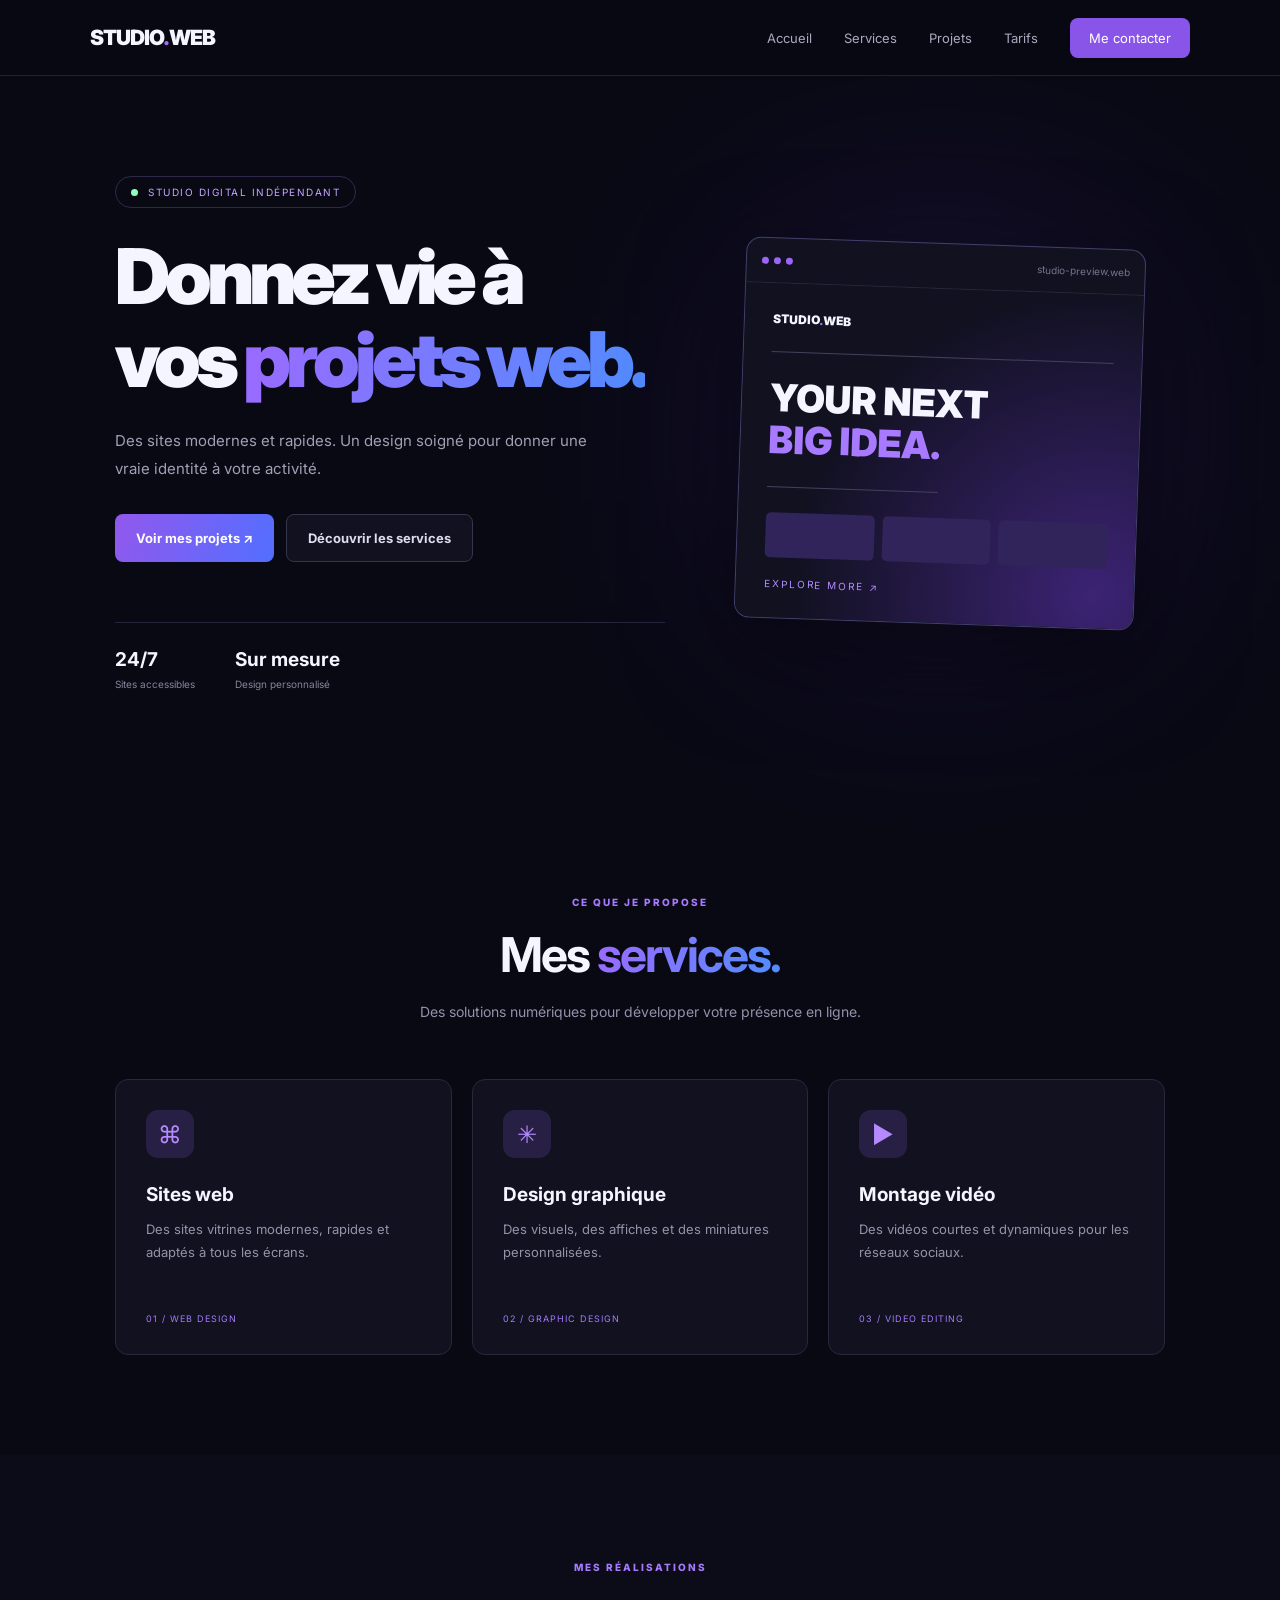
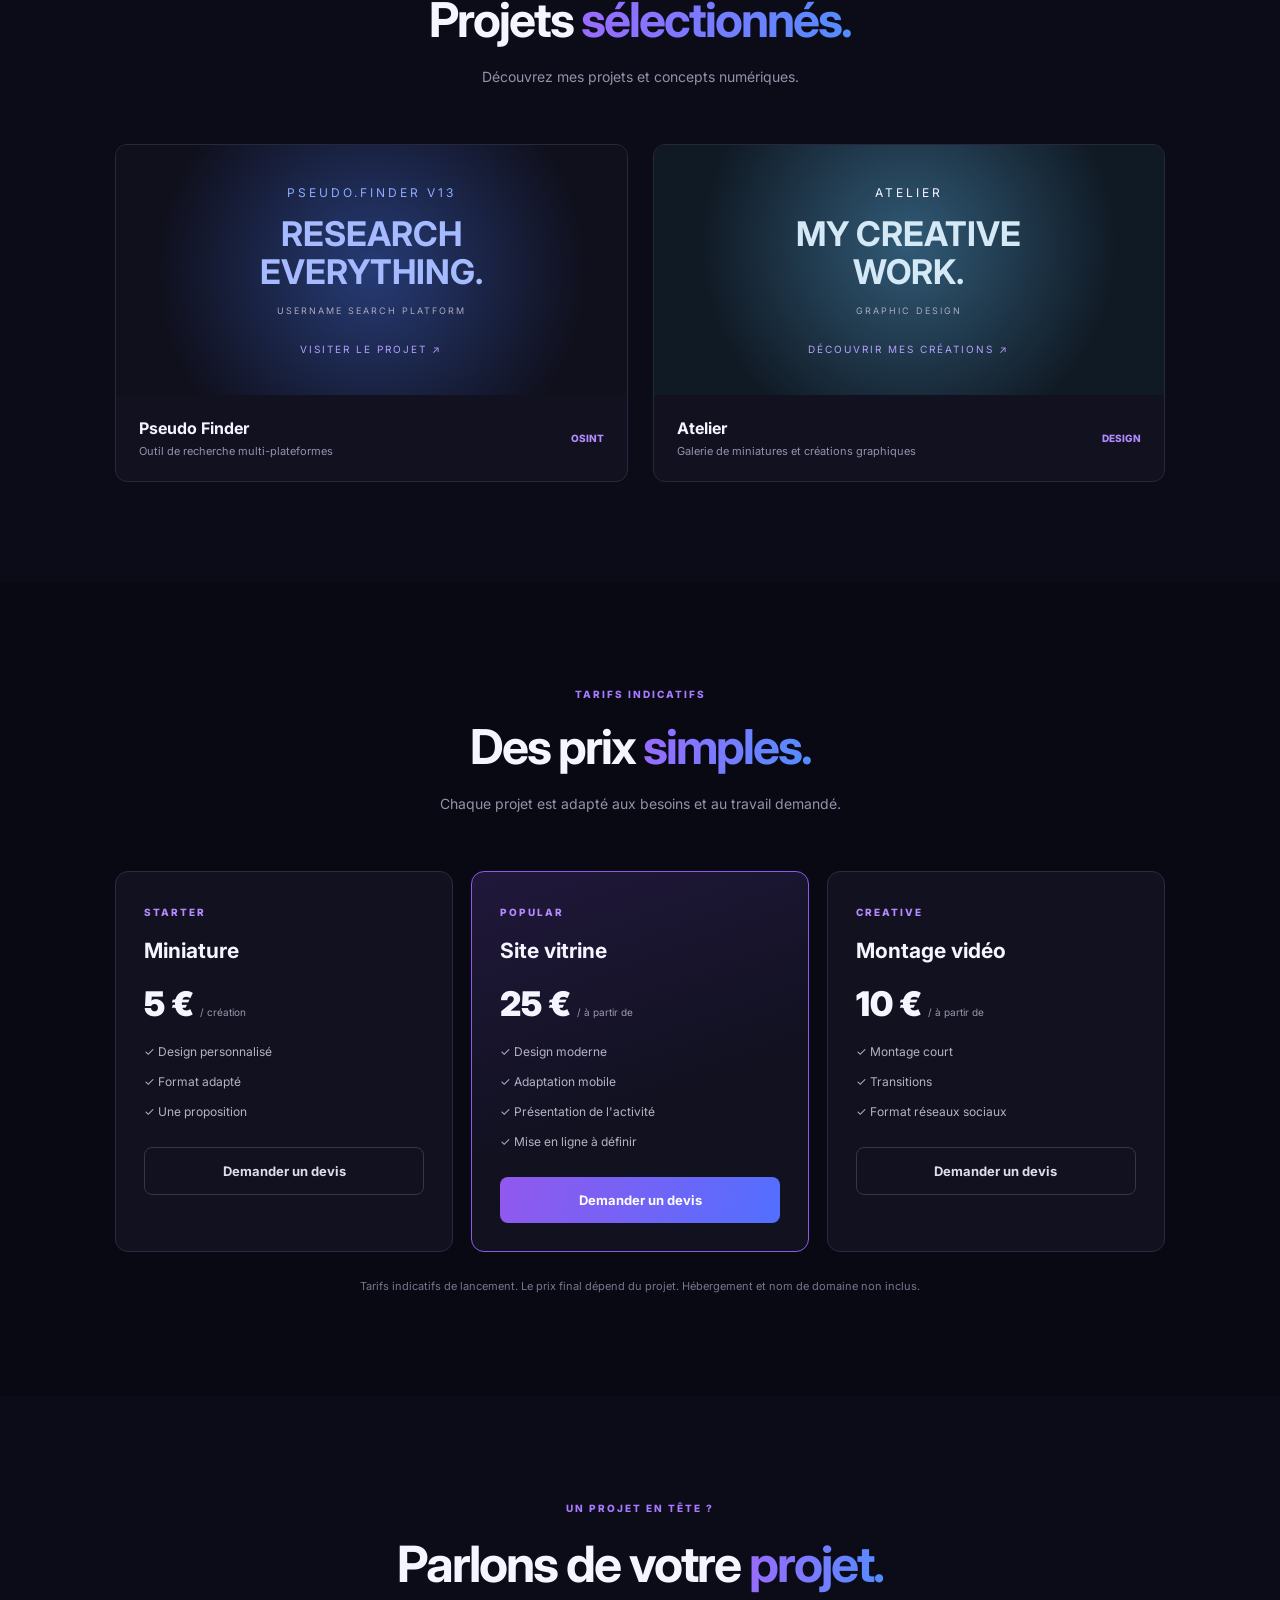
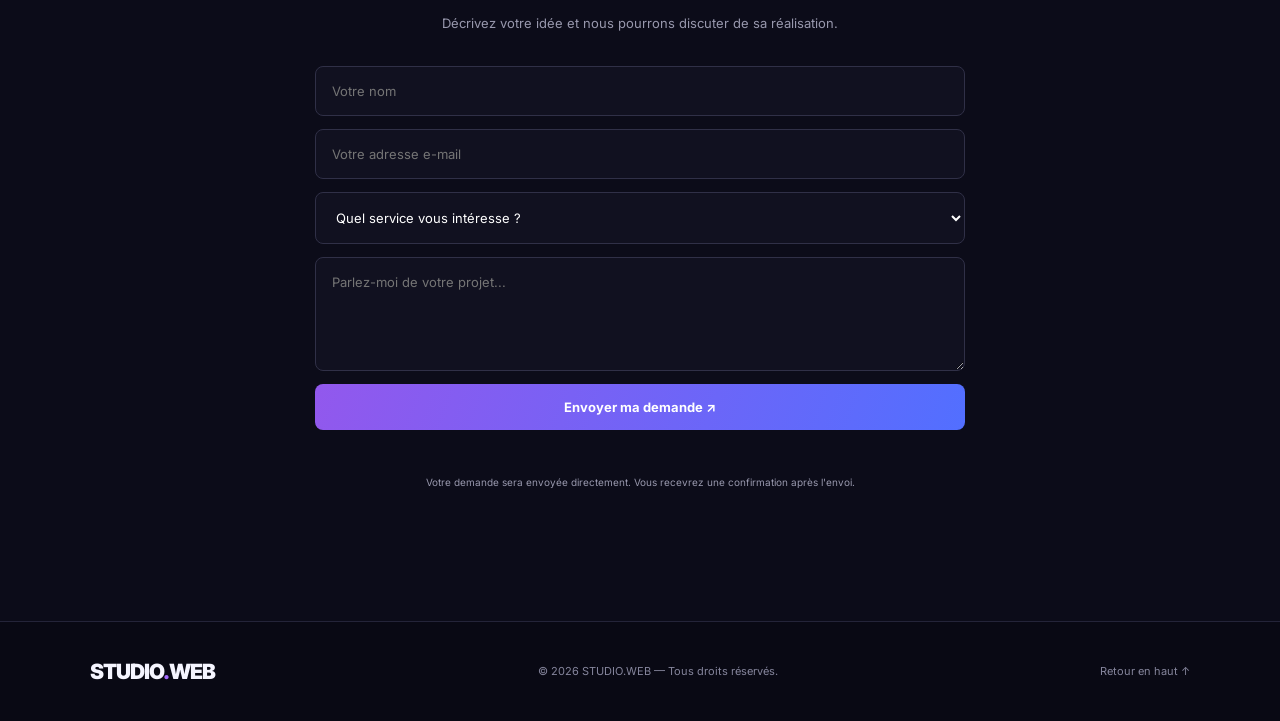
<file: index.html>
<!DOCTYPE html>
<html lang="fr">
<head>
  <meta name="description" content="STUDIO.WEB crée des sites web modernes, des miniatures YouTube et des montages vidéo à petits prix. Découvrez nos réalisations et nos services.">
  <meta name="keywords" content="création site web, site internet, miniature YouTube, montage vidéo, design graphique">
  <meta name="robots" content="index, follow">
  <meta name="google-site-verification" content="aRC22LHuIQQwjjErViyuX6aOVtV9DqyAfYLVmuq_AL8" />
  <meta charset="UTF-8">
  <meta name="viewport" content="width=device-width, initial-scale=1.0">
  <meta name="theme-color" content="#090914">
  <meta name="description" content="STUDIO.WEB - Création de sites web, design et solutions numériques.">
  <title>STUDIO.WEB — Création digitale</title>
  <link rel="stylesheet" href="style.css">
  <link rel="preconnect" href="https://fonts.googleapis.com">
  <link rel="preconnect" href="https://fonts.gstatic.com" crossorigin>
  <link href="https://fonts.googleapis.com/css2?family=Inter:wght@400;500;600;700;800;900&display=swap" rel="stylesheet">
</head>

<body>

<header class="header">
  <a href="#accueil" class="logo">STUDIO<span>.</span>WEB</a>
  <button class="menu-toggle" id="menuToggle" aria-label="Ouvrir le menu">☰</button>

  <nav id="navigation">
    <a href="#accueil">Accueil</a>
    <a href="#services">Services</a>
    <a href="#projets">Projets</a>
    <a href="#tarifs">Tarifs</a>
    <a href="#contact" class="nav-button">Me contacter</a>
  </nav>
</header>

<main>

<section class="hero" id="accueil">
  <div class="hero-content">
    <div class="status"><span></span> STUDIO DIGITAL INDÉPENDANT</div>

    <h1>Donnez vie à<br>vos <span>projets web.</span></h1>

    <p>
      Des sites modernes et rapides.
      Un design soigné pour donner une vraie identité à votre activité.
    </p>

    <div class="hero-buttons">
      <a href="#projets" class="button primary">Voir mes projets ↗</a>
      <a href="#services" class="button secondary">Découvrir les services</a>
    </div>

    <div class="hero-stats">
      <div><strong>24/7</strong><small>Sites accessibles</small></div>
      <div><strong>Sur mesure</strong><small>Design personnalisé</small></div>
    </div>
  </div>

  <div class="hero-visual">
    <div class="glow"></div>
    <div class="preview">
      <div class="preview-top">
        <div class="dots"><i></i><i></i><i></i></div>
        <span>studio-preview.web</span>
      </div>
      <div class="preview-body">
        <div class="preview-logo">STUDIO<span>.</span>WEB</div>
        <div class="preview-line"></div>
        <div class="preview-title">YOUR NEXT<br><span>BIG IDEA.</span></div>
        <div class="preview-line short"></div>
        <div class="preview-card"><div></div><div></div><div></div></div>
        <div class="preview-action">EXPLORE MORE ↗</div>
      </div>
    </div>
  </div>
</section>

<section class="section" id="services">
  <div class="section-heading">
    <span class="eyebrow">CE QUE JE PROPOSE</span>
    <h2>Mes <span>services.</span></h2>
    <p>Des solutions numériques pour développer votre présence en ligne.</p>
  </div>

  <div class="service-grid">
    <article class="service-card">
      <div class="service-icon">⌘</div>
      <h3>Sites web</h3>
      <p>Des sites vitrines modernes, rapides et adaptés à tous les écrans.</p>
      <span>01 / WEB DESIGN</span>
    </article>

    <article class="service-card">
      <div class="service-icon">✳</div>
      <h3>Design graphique</h3>
      <p>Des visuels, des affiches et des miniatures personnalisées.</p>
      <span>02 / GRAPHIC DESIGN</span>
    </article>

    <article class="service-card">
      <div class="service-icon">▶</div>
      <h3>Montage vidéo</h3>
      <p>Des vidéos courtes et dynamiques pour les réseaux sociaux.</p>
      <span>03 / VIDEO EDITING</span>
    </article>
  </div>
</section>

<section class="section projects" id="projets">
  <div class="section-heading">
    <span class="eyebrow">MES RÉALISATIONS</span>
    <h2>Projets <span>sélectionnés.</span></h2>
    <p>Découvrez mes projets et concepts numériques.</p>
  </div>

  <div class="project-grid">

    <a href="https://pseudo-finder.onrender.com/"
       target="_blank"
       rel="noopener noreferrer"
       class="project-card project-open">

      <div class="project-image pseudo">
        <div class="mock-pseudo">
          <span>PSEUDO.FINDER V13</span>
          <strong>RESEARCH<br>EVERYTHING.</strong>
          <small>USERNAME SEARCH PLATFORM</small>
          <div class="project-visit">VISITER LE PROJET ↗</div>
        </div>
      </div>

      <div class="project-info">
        <div>
          <h3>Pseudo Finder</h3>
          <p>Outil de recherche multi-plateformes</p>
        </div>
        <span>OSINT</span>
      </div>
    </a>

    <a href="atelier.html" class="project-card project-open">
      <div class="project-image business">
        <div class="mock-business">
          <span>ATELIER</span>
          <strong>MY CREATIVE<br>WORK.</strong>
          <small>GRAPHIC DESIGN</small>
          <div class="project-visit">DÉCOUVRIR MES CRÉATIONS ↗</div>
        </div>
      </div>

      <div class="project-info">
        <div>
          <h3>Atelier</h3>
          <p>Galerie de miniatures et créations graphiques</p>
        </div>
        <span>DESIGN</span>
      </div>
    </a>

  </div>
</section>

<section class="section pricing" id="tarifs">
  <div class="section-heading">
    <span class="eyebrow">TARIFS INDICATIFS</span>
    <h2>Des prix <span>simples.</span></h2>
    <p>Chaque projet est adapté aux besoins et au travail demandé.</p>
  </div>

  <div class="pricing-grid">

    <article class="price-card">
      <span class="plan-name">STARTER</span>
      <h3>Miniature</h3>
      <div class="price">5 € <small>/ création</small></div>
      <ul>
        <li>✓ Design personnalisé</li>
        <li>✓ Format adapté</li>
        <li>✓ Une proposition</li>
      </ul>
      <a href="#contact" class="button secondary full">Demander un devis</a>
    </article>

    <article class="price-card featured">
      <span class="plan-name">POPULAR</span>
      <h3>Site vitrine</h3>
      <div class="price">25 € <small>/ à partir de</small></div>
      <ul>
        <li>✓ Design moderne</li>
        <li>✓ Adaptation mobile</li>
        <li>✓ Présentation de l'activité</li>
        <li>✓ Mise en ligne à définir</li>
      </ul>
      <a href="#contact" class="button primary full">Demander un devis</a>
    </article>

    <article class="price-card">
      <span class="plan-name">CREATIVE</span>
      <h3>Montage vidéo</h3>
      <div class="price">10 € <small>/ à partir de</small></div>
      <ul>
        <li>✓ Montage court</li>
        <li>✓ Transitions</li>
        <li>✓ Format réseaux sociaux</li>
      </ul>
      <a href="#contact" class="button secondary full">Demander un devis</a>
    </article>

  </div>

  <p class="pricing-note">
    Tarifs indicatifs de lancement. Le prix final dépend du projet.
    Hébergement et nom de domaine non inclus.
  </p>
</section>

<section class="contact-section" id="contact">
  <div class="contact-box">
    <span class="eyebrow">UN PROJET EN TÊTE ?</span>
    <h2>Parlons de votre <span>projet.</span></h2>
    <p>Décrivez votre idée et nous pourrons discuter de sa réalisation.</p>

    <form id="contactForm">

      <input
        type="text"
        name="name"
        id="name"
        placeholder="Votre nom"
        autocomplete="name"
        maxlength="80"
        required
      >

      <input
        type="email"
        name="email"
        id="email"
        placeholder="Votre adresse e-mail"
        autocomplete="email"
        maxlength="150"
        required
      >

      <select name="service" id="service" required>
        <option value="">Quel service vous intéresse ?</option>
        <option>Création de site web</option>
        <option>Design graphique</option>
        <option>Montage vidéo</option>
        <option>Autre demande</option>
      </select>

      <textarea
        name="message"
        id="message"
        placeholder="Parlez-moi de votre projet..."
        rows="5"
        maxlength="3000"
        required
      ></textarea>

      <button type="submit" class="button primary full">
        Envoyer ma demande ↗
      </button>

      <p id="formConfirmation" class="form-note" role="status" aria-live="polite"></p>

    </form>

    <p class="form-note">
      Votre demande sera envoyée directement. Vous recevrez une confirmation après l'envoi.
    </p>
  </div>
</section>

</main>

<footer>
  <a href="#accueil" class="logo">STUDIO<span>.</span>WEB</a>
  <p>© 2026 STUDIO.WEB — Tous droits réservés.</p>
  <a href="#accueil">Retour en haut ↑</a>
</footer>

<script src="script.js"></script>
</body>
</html>
</file>
<file: style.css>
* {
  margin: 0;
  padding: 0;
  box-sizing: border-box;
}

html {
  scroll-behavior: smooth;
}

body {
  font-family: 'Inter', sans-serif;
  background: #090914;
  color: #f5f5ff;
  overflow-x: hidden;
}

a {
  color: inherit;
  text-decoration: none;
}

button, input, textarea, select {
  font: inherit;
}

.header {
  height: 76px;
  padding: 0 7%;
  display: flex;
  align-items: center;
  justify-content: space-between;
  background: rgba(9, 9, 20, .95);
  border-bottom: 1px solid #202035;
  position: sticky;
  top: 0;
  z-index: 100;
  backdrop-filter: blur(15px);
}

.logo {
  font-size: 21px;
  font-weight: 900;
  letter-spacing: -1px;
}

.logo span, .preview-logo span {
  color: #a56bff;
}

.header nav {
  display: flex;
  align-items: center;
  gap: 32px;
}

.header nav a {
  font-size: 13px;
  color: #aaaabe;
  transition: .2s;
}

.header nav a:hover {
  color: white;
}

.header nav .nav-button {
  background: #8955e9;
  padding: 12px 19px;
  border-radius: 8px;
  color: white;
}

.menu-toggle {
  display: none;
  border: 0;
  background: none;
  color: white;
  font-size: 25px;
  cursor: pointer;
}

.hero {
  min-height: 680px;
  padding: 100px 9%;
  display: grid;
  grid-template-columns: 1.1fr .9fr;
  align-items: center;
  gap: 50px;
}

.hero-content {
  max-width: 620px;
}

.status {
  display: inline-flex;
  align-items: center;
  gap: 10px;
  border: 1px solid #30284a;
  border-radius: 30px;
  padding: 9px 15px;
  font-size: 10px;
  letter-spacing: 1.5px;
  color: #c4a5ff;
  margin-bottom: 28px;
}

.status span {
  width: 7px;
  height: 7px;
  background: #8dffbd;
  border-radius: 50%;
}

.hero h1 {
  font-size: clamp(48px, 6vw, 78px);
  line-height: 1.08;
  font-weight: 900;
  letter-spacing: -5px;
}

.hero h1 span,
.section-heading h2 span,
.contact-box h2 span {
  background: linear-gradient(100deg, #9b6aff, #518dff);
  -webkit-background-clip: text;
  color: transparent;
}

.hero-content > p {
  color: #a0a0b5;
  font-size: 15px;
  line-height: 1.9;
  max-width: 480px;
  margin: 25px 0 30px;
}

.hero-buttons {
  display: flex;
  flex-wrap: wrap;
  gap: 12px;
}

.button {
  display: inline-flex;
  align-items: center;
  justify-content: center;
  padding: 15px 21px;
  border-radius: 8px;
  font-size: 13px;
  font-weight: 700;
  border: none;
  cursor: pointer;
  transition: .25s;
}

.button:hover {
  transform: translateY(-3px);
}

.primary {
  color: white;
  background: linear-gradient(110deg, #9258ed, #526fff);
}

.secondary {
  border: 1px solid #35354c;
  color: #ddddee;
  background: #111120;
}

.hero-stats {
  display: flex;
  gap: 40px;
  margin-top: 60px;
  padding-top: 25px;
  border-top: 1px solid #25253a;
}

.hero-stats div {
  display: flex;
  flex-direction: column;
  gap: 7px;
}

.hero-stats strong {
  font-size: 19px;
}

.hero-stats small {
  color: #85859c;
  font-size: 10px;
}

.hero-visual {
  display: flex;
  justify-content: center;
  align-items: center;
  position: relative;
}

.glow {
  position: absolute;
  width: 300px;
  height: 300px;
  background: #6738d5;
  filter: blur(130px);
  opacity: .35;
}

.preview {
  width: 100%;
  max-width: 400px;
  border: 1px solid #41406c;
  border-radius: 15px;
  background: #111120;
  overflow: hidden;
  transform: rotate(2deg);
  position: relative;
  box-shadow: 0 30px 100px #0008;
}

.preview-top {
  height: 45px;
  border-bottom: 1px solid #28283c;
  display: flex;
  align-items: center;
  justify-content: space-between;
  padding: 0 15px;
  color: #74748d;
  font-size: 10px;
}

.dots {
  display: flex;
  gap: 5px;
}

.dots i {
  width: 7px;
  height: 7px;
  background: #9b65f5;
  border-radius: 50%;
}

.preview-body {
  padding: 28px;
  min-height: 320px;
  background: radial-gradient(circle at 90% 90%, #3c2374, #111120 65%);
}

.preview-logo {
  font-size: 12px;
  font-weight: 900;
}

.preview-line {
  height: 1px;
  background: #45405c;
  margin: 25px 0;
}

.preview-title {
  font-size: 38px;
  font-weight: 900;
  line-height: 1.1;
}

.preview-title span {
  color: #a77aff;
}

.preview-line.short {
  width: 50%;
}

.preview-card {
  display: flex;
  gap: 8px;
}

.preview-card div {
  flex: 1;
  height: 45px;
  border-radius: 5px;
  background: #30245b;
}

.preview-action {
  margin-top: 20px;
  color: #b48cff;
  font-size: 10px;
  letter-spacing: 2px;
}

.section {
  padding: 100px 9%;
}

.section-heading {
  text-align: center;
  margin-bottom: 55px;
}

.eyebrow {
  color: #a77aff;
  font-size: 10px;
  font-weight: 800;
  letter-spacing: 2px;
}

.section-heading h2 {
  font-size: clamp(32px, 5vw, 48px);
  letter-spacing: -2px;
  margin: 15px 0;
}

.section-heading p {
  color: #9292aa;
  font-size: 14px;
  line-height: 1.8;
}

.service-grid {
  display: grid;
  grid-template-columns: repeat(3, 1fr);
  gap: 20px;
}

.service-card {
  background: #111120;
  border: 1px solid #28283c;
  padding: 30px;
  border-radius: 13px;
  transition: .3s;
}

.service-card:hover,
.project-card:hover,
.price-card:hover {
  transform: translateY(-6px);
  border-color: #8055d6;
}

.service-icon {
  width: 48px;
  height: 48px;
  display: grid;
  place-items: center;
  border-radius: 12px;
  background: #282044;
  color: #b58aff;
  font-size: 24px;
}

.service-card h3 {
  margin: 25px 0 12px;
  font-size: 19px;
}

.service-card p {
  color: #9494a9;
  line-height: 1.8;
  font-size: 13px;
  min-height: 70px;
}

.service-card > span {
  display: block;
  color: #a77aff;
  font-size: 9px;
  letter-spacing: 1px;
  margin-top: 25px;
}

.projects {
  background: #0c0c19;
}

.project-grid {
  display: grid;
  grid-template-columns: repeat(2, 1fr);
  gap: 25px;
}

.project-card {
  background: #111120;
  border: 1px solid #28283c;
  border-radius: 12px;
  overflow: hidden;
  transition: .3s;
}

.project-open {
  display: block;
}

.project-image {
  min-height: 250px;
  display: grid;
  place-items: center;
}

.project-image.pseudo {
  background: radial-gradient(circle at center, #263b75, #10101d 75%);
}

.business {
  background: radial-gradient(circle at 50% 40%, #315a76, #101a25 70%);
}

.mock-pseudo,
.mock-business {
  display: flex;
  flex-direction: column;
  align-items: center;
  gap: 15px;
  text-align: center;
}

.mock-pseudo span,
.mock-business > span {
  font-size: 12px;
  letter-spacing: 3px;
}

.mock-pseudo span {
  color: #8daaff;
}

.mock-pseudo strong,
.mock-business strong {
  font-size: 34px;
  line-height: 1.1;
}

.mock-pseudo strong {
  color: #a5baff;
}

.mock-business strong {
  color: #d4e8f5;
}

.mock-pseudo small,
.mock-business small {
  font-size: 9px;
  letter-spacing: 2px;
  color: #aaaabe;
}

.project-visit {
  margin-top: 12px;
  color: #b5a0ff;
  font-size: 10px;
  letter-spacing: 2px;
}

.project-info {
  display: flex;
  align-items: center;
  justify-content: space-between;
  padding: 23px;
}

.project-info h3 {
  font-size: 16px;
  margin-bottom: 6px;
}

.project-info p {
  color: #9292aa;
  font-size: 11px;
}

.project-info > span {
  color: #b28bff;
  font-size: 10px;
  font-weight: 800;
}

.pricing-grid {
  display: grid;
  grid-template-columns: repeat(3, 1fr);
  gap: 18px;
}

.price-card {
  background: #111120;
  border: 1px solid #2a2a40;
  border-radius: 13px;
  padding: 28px;
  transition: .3s;
}

.price-card.featured {
  border-color: #8a5ce7;
  background: linear-gradient(160deg, #20183b, #111120 60%);
}

.plan-name {
  color: #b48aff;
  font-size: 10px;
  font-weight: 800;
  letter-spacing: 2px;
}

.price-card h3 {
  font-size: 21px;
  margin-top: 18px;
}

.price {
  font-size: 34px;
  font-weight: 900;
  margin: 20px 0;
}

.price small {
  font-size: 10px;
  font-weight: 400;
  color: #9999ae;
}

.price-card ul {
  list-style: none;
  margin-bottom: 28px;
}

.price-card li {
  color: #b3b3c5;
  font-size: 12px;
  margin: 15px 0;
}

.full {
  width: 100%;
}

.pricing-note {
  text-align: center;
  color: #77778d;
  font-size: 11px;
  margin-top: 25px;
  line-height: 1.7;
}

.contact-section {
  padding: 100px 7%;
  background: #0c0c19;
}

.contact-box {
  max-width: 650px;
  margin: auto;
  text-align: center;
}

.contact-box h2 {
  font-size: clamp(32px, 6vw, 50px);
  letter-spacing: -2px;
  margin: 18px 0;
}

.contact-box > p {
  color: #9898ad;
  font-size: 13px;
  line-height: 1.8;
  margin-bottom: 30px;
}

#contactForm {
  display: flex;
  flex-direction: column;
  gap: 13px;
}

#contactForm input,
#contactForm textarea,
#contactForm select {
  width: 100%;
  padding: 16px;
  border: 1px solid #303047;
  border-radius: 8px;
  background: #111120;
  color: white;
  outline: none;
  font-size: 13px;
}

#contactForm input:focus,
#contactForm textarea:focus,
#contactForm select:focus {
  border-color: #9262ee;
}

#contactForm textarea {
  resize: vertical;
}

#contactForm select option {
  background: #111120;
}

.form-note {
  font-size: 10px !important;
  margin-top: 15px;
}

footer {
  min-height: 100px;
  padding: 25px 7%;
  display: flex;
  align-items: center;
  justify-content: space-between;
  gap: 15px;
  border-top: 1px solid #242439;
}

footer p,
footer > a:last-child {
  font-size: 11px;
  color: #85859c;
}

@media (max-width: 850px) {
  .hero {
    grid-template-columns: 1fr;
    padding-top: 80px;
  }

  .hero-visual {
    margin-top: 20px;
  }

  .service-grid,
  .pricing-grid {
    grid-template-columns: 1fr 1fr;
  }

  .header {
    padding: 0 5%;
  }

  .header nav {
    gap: 16px;
  }
}

@media (max-width: 600px) {
  .header {
    height: 65px;
  }

  .menu-toggle {
    display: block;
  }

  .header nav {
    display: none;
    position: absolute;
    top: 65px;
    left: 0;
    width: 100%;
    padding: 20px;
    background: #111120;
    border-bottom: 1px solid #303047;
    flex-direction: column;
    align-items: stretch;
    gap: 20px;
  }

  .header nav.active {
    display: flex;
  }

  .hero {
    padding: 75px 6%;
    gap: 40px;
    min-height: auto;
  }

  .hero h1 {
    letter-spacing: -3px;
    font-size: 52px;
  }

  .hero-content > p {
    font-size: 13px;
  }

  .hero-stats {
    gap: 20px;
    justify-content: space-between;
  }

  .hero-stats strong {
    font-size: 15px;
  }

  .hero-stats small {
    font-size: 9px;
  }

  .section {
    padding: 75px 6%;
  }

  .service-grid,
  .project-grid,
  .pricing-grid {
    grid-template-columns: 1fr;
  }

  .service-card p {
    min-height: auto;
  }

  .contact-section {
    padding: 75px 6%;
  }

  footer {
    flex-direction: column;
    text-align: center;
    padding: 30px 15px;
  }
}

/* ATELIER */

.atelier-page {
  min-height: 100vh;
}

.atelier-hero {
  text-align: center;
  padding: 100px 6% 60px;
}

.atelier-hero h1 {
  font-size: clamp(45px, 7vw, 75px);
  font-weight: 900;
  letter-spacing: -4px;
  margin: 18px 0;
}

.atelier-hero h1 span {
  background: linear-gradient(100deg, #9b6aff, #518dff);
  -webkit-background-clip: text;
  color: transparent;
}

.atelier-hero p {
  color: #9999ae;
  font-size: 14px;
}

.atelier-gallery {
  padding: 20px 7% 100px;
  display: grid;
  grid-template-columns: repeat(2, 1fr);
  gap: 25px;
}

.atelier-card {
  background: #111120;
  border: 1px solid #28283c;
  border-radius: 13px;
  overflow: hidden;
  transition: .3s;
}

.atelier-card:hover {
  transform: translateY(-5px);
  border-color: #8955e9;
}

.atelier-image {
  display: block;
  width: 100%;
  aspect-ratio: 16 / 9;
  object-fit: cover;
  cursor: zoom-in;
}

.atelier-info {
  padding: 22px;
}

.atelier-info span {
  color: #a77aff;
  font-size: 10px;
  letter-spacing: 2px;
}

.atelier-info h2 {
  font-size: 16px;
  margin-top: 10px;
}

.atelier-lightbox {
  display: none;
  position: fixed;
  inset: 0;
  z-index: 999;
  background: rgba(0, 0, 0, .94);
  align-items: center;
  justify-content: center;
  padding: 25px;
}

.atelier-lightbox.active {
  display: flex;
}

.atelier-lightbox img {
  max-width: 95%;
  max-height: 85vh;
  object-fit: contain;
  border-radius: 8px;
}

.atelier-lightbox button {
  position: absolute;
  top: 20px;
  right: 25px;
  color: white;
  background: none;
  border: none;
  font-size: 45px;
  cursor: pointer;
}

@media (max-width: 600px) {
  .atelier-hero {
    padding: 75px 6% 40px;
  }

  .atelier-gallery {
    grid-template-columns: 1fr;
    padding: 15px 6% 70px;
  }
}
</file>
